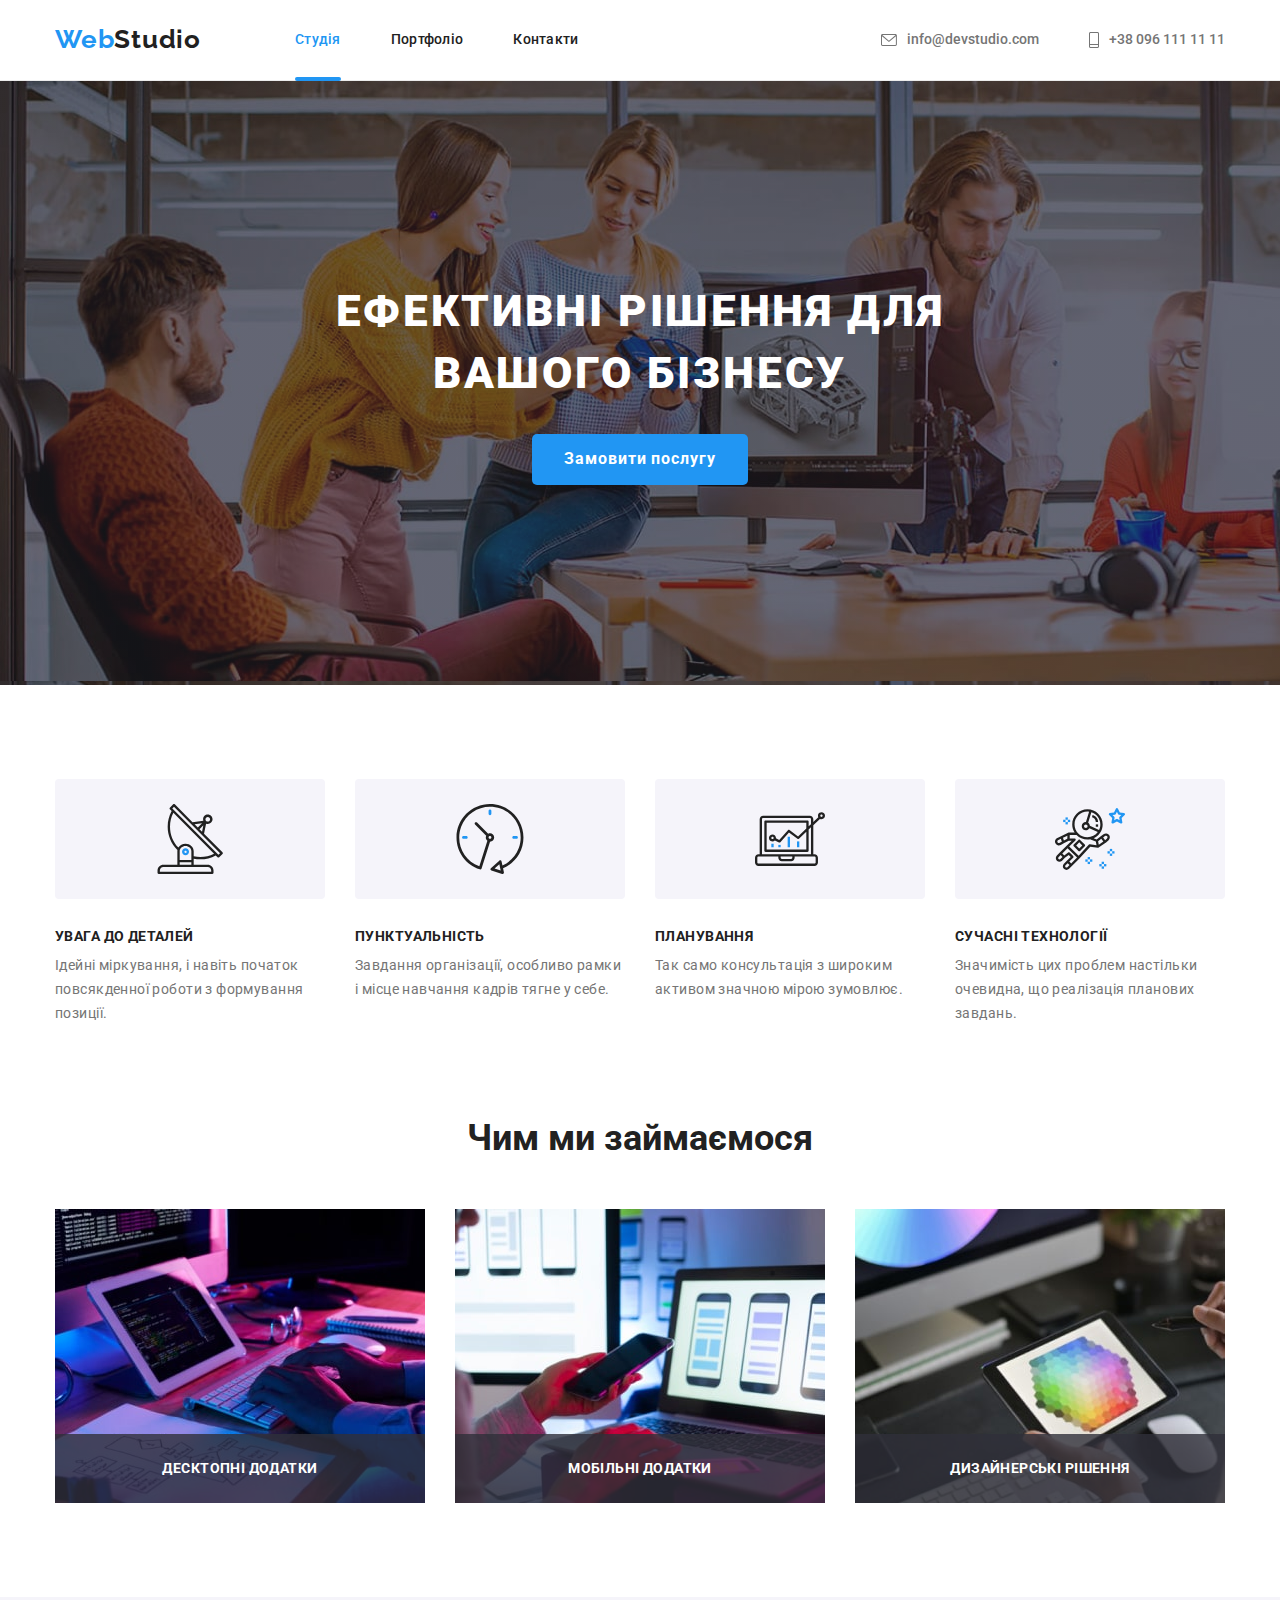
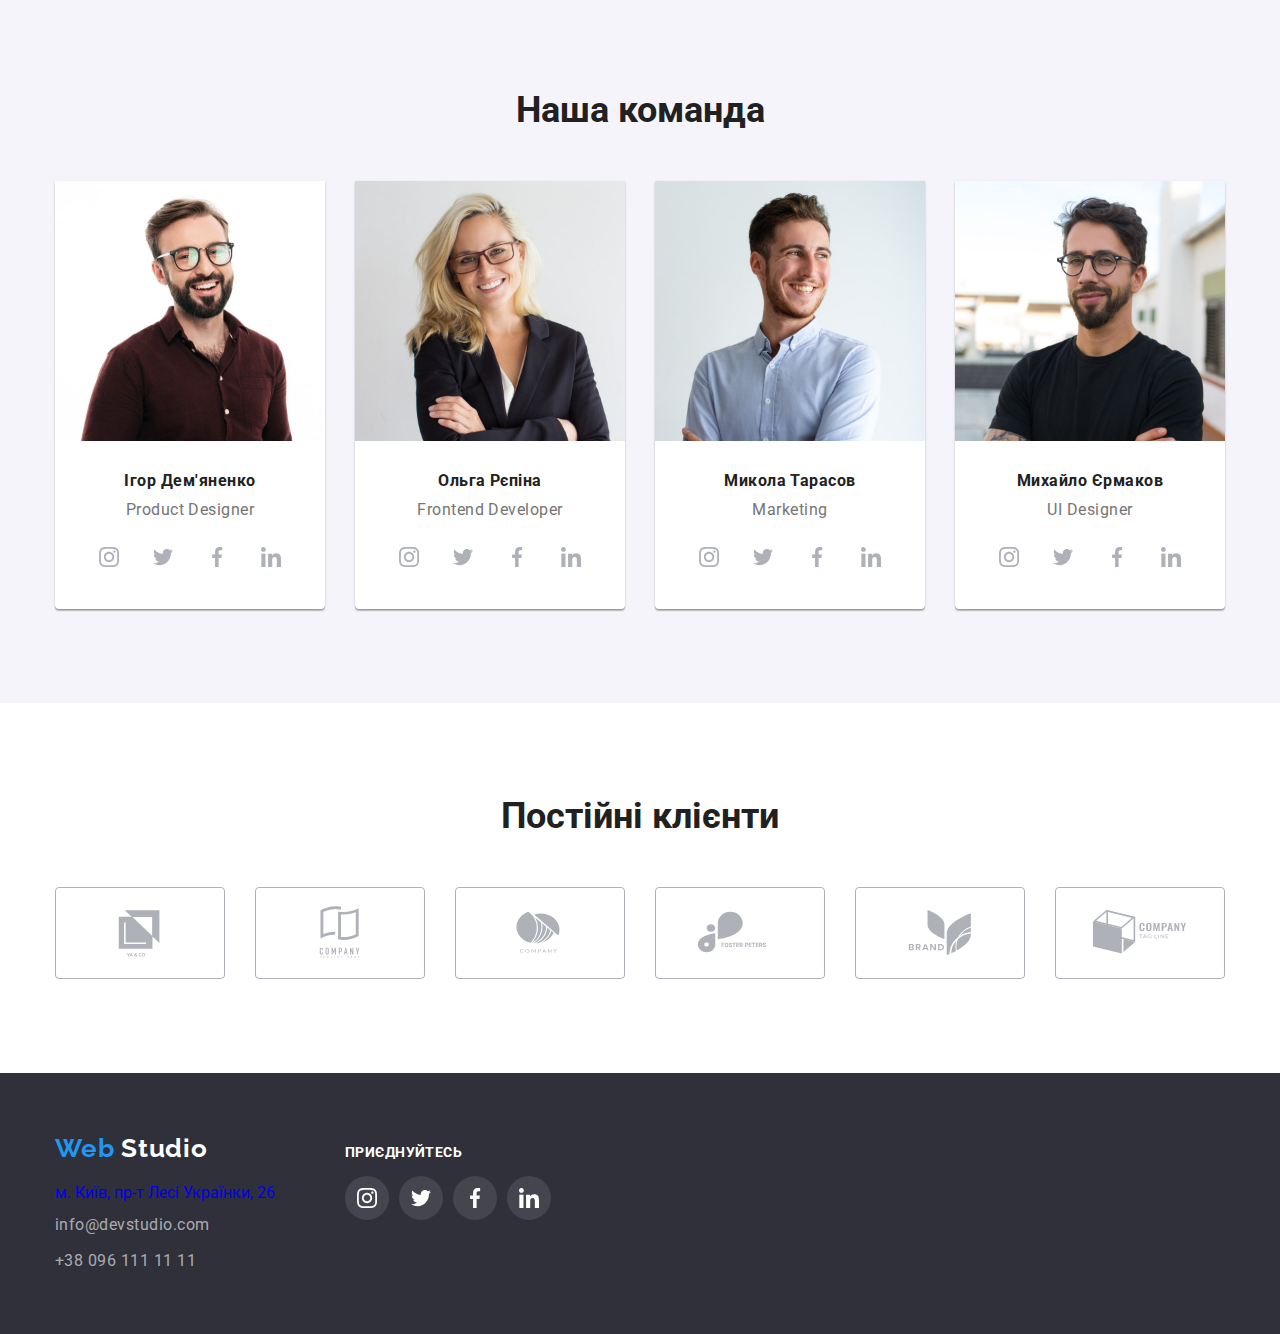
<file: index.html>
<!DOCTYPE html>
<html lang="uk">
  <head>
    <meta charset="UTF-8" />
    <meta http-equiv="X-UA-Compatible" content="IE=edge" />
    <meta name="viewport" content="width=device-width, initial-scale=1.0" />
    <link
      rel="stylesheet"
      href="https://cdn.jsdelivr.net/npm/modern-normalize@1.1.0/modern-normalize.min.css"
    />
    <link href="css/styles.css" rel="stylesheet" />
    <link href="https://fonts.googleapis.com" rel="preconnect" />
    <link href="https://fonts.gstatic.com" rel="preconnect" crossorigin />
    <link
      href="https://fonts.googleapis.com/css2?family=Raleway:wght@700&family=Roboto:wght@400;500;700;900&display=swap"
      rel="stylesheet"
    />
    <title>studio</title>
  </head>

  <body>
    <!--Шапка навігації-->
    <header class="header">
      <div class="container nav-container">
        <nav class="main-nav">
          <a class="logo" href="./"><span class="logo-text">Web</span>Studio</a>

          <ul class="head-list">
            <li class="nav-items">
              <a href="#" class="link-site active">Студія</a>
            </li>
            <li class="nav-items">
              <a href="./potfolio.html" class="link-site">Портфоліо</a>
            </li>
            <li class="nav-items">
              <a href="#" class="link-site">Контакти</a>
            </li>
          </ul>
        </nav>

        <ul class="tell-list">
          <li class="nav-items">
            <a href="mailto:info@devstudio.com" class="link-contact">
              <svg class="header-icon" width="16" height="12">
                <use href="./imeges/icons.svg/symbol-defs.svg#icon-mail"></use>
              </svg>
              info@devstudio.com</a
            >
          </li>
          <li class="nav-items">
            <a href="tell:+380961111111" class="link-contact">
              <svg class="header-icon" width="10" height="16">
                <use href="./imeges/icons.svg/symbol-defs.svg#icon-tell"></use>
              </svg>
              +38 096 111 11 11</a
            >
          </li>
        </ul>
      </div>
    </header>

    <!--Головний блок-->
    <main>
      <section class="main-section">
        <div class="main-conteiner">
          <h1 class="main-title">Ефективні рішення для вашого бізнесу</h1>
          <button class="button-main" data-modal-open type="button">
            Замовити послугу
          </button>
        </div>
      </section>

      <!--Переваги-->

      <section class="advantage-section">
        <h2 class="visually-hidden">Наші Переваги</h2>
        <div class="container">
          <ul class="advantage-list">
            <li class="advantage-items">
              <div class="advantage-container">
                <svg class="advantage-icon">
                  <use
                    href="./imeges/icons.svg/symbol-defs.svg#icon-antenna"
                  ></use>
                </svg>
              </div>

              <h3 class="advantage">УВАГА ДО ДЕТАЛЕЙ</h3>
              <p class="advantage-text">
                Ідейні міркування, і навіть початок повсякденної роботи з
                формування позиції.
              </p>
            </li>
            <li class="advantage-items">
              <div class="advantage-container">
                <svg class="advantage-icon">
                  <use
                    href="./imeges/icons.svg/symbol-defs.svg#icon-clock"
                  ></use>
                </svg>
              </div>
              <h3 class="advantage">ПУНКТУАЛЬНІСТЬ</h3>
              <p class="advantage-text">
                Завдання організації, особливо рамки і місце навчання кадрів
                тягне у себе.
              </p>
            </li>
            <li class="advantage-items">
              <div class="advantage-container">
                <svg class="advantage-icon">
                  <use
                    href="./imeges/icons.svg/symbol-defs.svg#icon-diagram"
                  ></use>
                </svg>
              </div>
              <h3 class="advantage">ПЛАНУВАННЯ</h3>
              <p class="advantage-text">
                Так само консультація з широким активом значною мірою зумовлює.
              </p>
            </li>
            <li class="advantage-items">
              <div class="advantage-container">
                <svg class="advantage-icon">
                  <use
                    href="./imeges/icons.svg/symbol-defs.svg#icon-astronaut"
                  ></use>
                </svg>
              </div>
              <h3 class="advantage">СУЧАСНІ ТЕХНОЛОГІЇ</h3>
              <p class="advantage-text">
                Значимість цих проблем настільки очевидна, що реалізація
                планових завдань.
              </p>
            </li>
          </ul>
        </div>
      </section>

      <!--Чим ми займаємося-->

      <section class="work-section">
        <div class="container">
          <h2 class="work-title">Чим ми займаємося</h2>
          <ul class="work-list">
            <li class="work-items">
              <img
                src="imeges/img-min.jpg"
                alt="Руки печатают на клавіатурі"
                width="370"
              />
              <h3 class="work-subtitle">ДЕСКТОПНІ ДОДАТКИ</h3>
            </li>
            <li class="work-items">
              <img
                src="imeges/img(1)-min.jpg"
                alt="Руки печатают на планшету"
                width="370"
              />
              <h3 class="work-subtitle">МОБІЛЬНІ ДОДАТКИ</h3>
            </li>
            <li class="work-items">
              <img
                src="imeges/img(2)-min.jpg"
                alt="Руки печатают на планшеті"
                width="370"
              />
              <h3 class="work-subtitle">ДИЗАЙНЕРСЬКІ РІШЕННЯ</h3>
            </li>
          </ul>
        </div>
      </section>

      <!--Наша команда-->

      <section class="team-section">
        <div class="container">
          <h2 class="team-title">Наша команда</h2>
          <ul class="team-list">
            <li class="work-card">
              <img
                src="imeges/img(3)-min.jpg"
                alt="Ігор Дем'яненко"
                width="270"
              />
              <div class="name-container">
                <h3 class="name">Ігор Дем'яненко</h3>
                <p class="name-work" lang="en">Product Designer</p>
                <ul class="cotiale-list">
                  <li class="cotiale-card">
                    <a class="cotiale-link" href="#">
                      <svg class="cotiale-icon" width="20" height="20">
                        <use
                          href="./imeges/icons.svg/symbol-defs.svg#icon-instagram"
                        ></use>
                      </svg>
                    </a>
                  </li>
                  <li class="cotiale-card">
                    <a class="cotiale-link" href="#">
                      <svg class="cotiale-icon" width="20" height="20">
                        <use
                          href="./imeges/icons.svg/symbol-defs.svg#icon-twitter"
                        ></use>
                      </svg>
                    </a>
                  </li>
                  <li class="cotiale-card">
                    <a class="cotiale-link" href="#">
                      <svg class="cotiale-icon" width="20" height="20">
                        <use
                          href="./imeges/icons.svg/symbol-defs.svg#icon-facebook"
                        ></use>
                      </svg>
                    </a>
                  </li>
                  <li class="cotiale-card">
                    <a class="cotiale-link" href="#">
                      <svg class="cotiale-icon" width="20" height="20">
                        <use
                          href="./imeges/icons.svg/symbol-defs.svg#icon-linkedin"
                        ></use>
                      </svg>
                    </a>
                  </li>
                </ul>
              </div>
            </li>
            <li class="work-card">
              <img src="imeges/img(4)-min.jpg" alt="Ольга Рєпіна" width="270" />
              <div class="name-container">
                <h3 class="name">Ольга Рєпіна</h3>
                <p class="name-work" lang="en">Frontend Developer</p>
                <ul class="cotiale-list">
                  <li class="cotiale-card">
                    <a class="cotiale-link" href="#">
                      <svg class="cotiale-icon" width="20" height="20">
                        <use
                          href="./imeges/icons.svg/symbol-defs.svg#icon-instagram"
                        ></use>
                      </svg>
                    </a>
                  </li>
                  <li class="cotiale-card">
                    <a class="cotiale-link" href="#">
                      <svg class="cotiale-icon" width="20" height="20">
                        <use
                          href="./imeges/icons.svg/symbol-defs.svg#icon-twitter"
                        ></use>
                      </svg>
                    </a>
                  </li>
                  <li class="cotiale-card">
                    <a class="cotiale-link" href="#">
                      <svg class="cotiale-icon" width="20" height="20">
                        <use
                          href="./imeges/icons.svg/symbol-defs.svg#icon-facebook"
                        ></use>
                      </svg>
                    </a>
                  </li>
                  <li class="cotiale-card">
                    <a class="cotiale-link" href="#">
                      <svg class="cotiale-icon" width="20" height="20">
                        <use
                          href="./imeges/icons.svg/symbol-defs.svg#icon-linkedin"
                        ></use>
                      </svg>
                    </a>
                  </li>
                </ul>
              </div>
            </li>
            <li class="work-card">
              <img
                src="imeges/img(5)-min.jpg"
                alt="Микола Тарасов"
                width="270"
              />
              <div class="name-container">
                <h3 class="name">Микола Тарасов</h3>
                <p class="name-work" lang="en">Marketing</p>
                <ul class="cotiale-list">
                  <li class="cotiale-card">
                    <a class="cotiale-link" href="#">
                      <svg class="cotiale-icon" width="20" height="20">
                        <use
                          href="./imeges/icons.svg/symbol-defs.svg#icon-instagram"
                        ></use>
                      </svg>
                    </a>
                  </li>
                  <li class="cotiale-card">
                    <a class="cotiale-link" href="#">
                      <svg class="cotiale-icon" width="20" height="20">
                        <use
                          href="./imeges/icons.svg/symbol-defs.svg#icon-twitter"
                        ></use>
                      </svg>
                    </a>
                  </li>
                  <li class="cotiale-card">
                    <a class="cotiale-link" href="#">
                      <svg class="cotiale-icon" width="20" height="20">
                        <use
                          href="./imeges/icons.svg/symbol-defs.svg#icon-facebook"
                        ></use>
                      </svg>
                    </a>
                  </li>
                  <li class="cotiale-card">
                    <a class="cotiale-link" href="#">
                      <svg class="cotiale-icon" width="20" height="20">
                        <use
                          href="./imeges/icons.svg/symbol-defs.svg#icon-linkedin"
                        ></use>
                      </svg>
                    </a>
                  </li>
                </ul>
              </div>
            </li>
            <li class="work-card">
              <img
                src="imeges/img(6)-min.jpg"
                alt="Михайло Єрмаков"
                width="270"
              />
              <div class="name-container">
                <h3 class="name">Михайло Єрмаков</h3>
                <p class="name-work" lang="en">UI Designer</p>
                <ul class="cotiale-list">
                  <li class="cotiale-card">
                    <a class="cotiale-link" href="#">
                      <svg class="cotiale-icon" width="20" height="20">
                        <use
                          href="./imeges/icons.svg/symbol-defs.svg#icon-instagram"
                        ></use>
                      </svg>
                    </a>
                  </li>
                  <li class="cotiale-card">
                    <a class="cotiale-link" href="#">
                      <svg class="cotiale-icon" width="20" height="20">
                        <use
                          href="./imeges/icons.svg/symbol-defs.svg#icon-twitter"
                        ></use>
                      </svg>
                    </a>
                  </li>
                  <li class="cotiale-card">
                    <a class="cotiale-link" href="#">
                      <svg class="cotiale-icon" width="20" height="20">
                        <use
                          href="./imeges/icons.svg/symbol-defs.svg#icon-facebook"
                        ></use>
                      </svg>
                    </a>
                  </li>
                  <li class="cotiale-card">
                    <a class="cotiale-link" href="#">
                      <svg class="cotiale-icon" width="20" height="20">
                        <use
                          href="./imeges/icons.svg/symbol-defs.svg#icon-linkedin"
                        ></use>
                      </svg>
                    </a>
                  </li>
                </ul>
              </div>
            </li>
          </ul>
        </div>
      </section>
      <!--Постійні клієнти-->
      <section class="clients-section">
        <div class="container">
          <h2 class="team-title">Постійні клієнти</h2>
          <ul class="clients-list">
            <li class="clients-company">
              <a class="clients-link" href="#">
                <svg class="clients-icon">
                  <use
                    href="./imeges/icons.svg/symbol-defs.svg#icon-Logo"
                  ></use>
                </svg>
              </a>
            </li>
            <li class="clients-company">
              <a class="clients-link" href="#">
                <svg class="clients-icon">
                  <use
                    href="./imeges/icons.svg/symbol-defs.svg#icon-Logo-1"
                  ></use>
                </svg>
              </a>
            </li>
            <li class="clients-company">
              <a class="clients-link" href="#">
                <svg class="clients-icon">
                  <use
                    href="./imeges/icons.svg/symbol-defs.svg#icon-Logo-2"
                  ></use>
                </svg>
              </a>
            </li>
            <li class="clients-company">
              <a class="clients-link" href="#">
                <svg class="clients-icon">
                  <use
                    href="./imeges/icons.svg/symbol-defs.svg#icon-Logo-3"
                  ></use>
                </svg>
              </a>
            </li>
            <li class="clients-company">
              <a class="clients-link" href="#">
                <svg class="clients-icon">
                  <use
                    href="./imeges/icons.svg/symbol-defs.svg#icon-Logo-4"
                  ></use>
                </svg>
              </a>
            </li>
            <li class="clients-company">
              <a class="clients-link" href="#">
                <svg class="clients-icon">
                  <use
                    href="./imeges/icons.svg/symbol-defs.svg#icon-Logo-5"
                  ></use>
                </svg>
              </a>
            </li>
          </ul>
        </div>
      </section>
    </main>
    <!--Футер-->
    <footer class="footer">
      <div class="container addres-container">
        <div>
          <h2 class="logo-footer"><span class="logo-text">Web</span> Studio</h2>
          <address class="address-footer">
            <ul class="footer-list">
              <li class="footer-address">
                <a
                  class="adress-title"
                  href="https://www.google.com.ua/maps/place/%D0%B1%D1%83%D0%BB%D1%8C%D0%B2%D0%B0%D1%80+%D0%9B%D0%B5%D1%81%D1%96+%D0%A3%D0%BA%D1%80%D0%B0%D1%97%D0%BD%D0%BA%D0%B8,+26,+%D0%9A%D0%B8%D1%97%D0%B2,+02000/@50.4265841,30.5358109,17z/data=!3m1!4b1!4m5!3m4!1s0x40d4cf0e033ecbe9:0x57a4dffefec77da0!8m2!3d50.4265807!4d30.5383858?hl=uk"
                  target="_blank"
                  >м. Київ, пр-т Лесі Українки, 26</a
                >
              </li>
              <li class="footer-mail">
                <a href="mailto:info@devstudio.com" class="foter-link-contact"
                  >info@devstudio.com</a
                >
              </li>
              <li class="footer-tell">
                <a href="tell:+380961111111" class="foter-link-contact"
                  >+38 096 111 11 11</a
                >
              </li>
            </ul>
          </address>
        </div>

        <div class="cotiale-footer-container">
          <p class="footer-connect">ПРИЄДНУЙТЕСЬ</p>
          <ul class="cotiale-footer-list">
            <li class="cotiale-footer-card">
              <a class="cotiale-footer-link" href="#">
                <svg class="cotiale-footer-icon" width="20" height="20">
                  <use
                    href="./imeges/icons.svg/symbol-defs.svg#icon-instagram"
                  ></use>
                </svg>
              </a>
            </li>
            <li class="cotiale-footer-card">
              <a class="cotiale-footer-link" href="#">
                <svg class="cotiale-footer-icon" width="20" height="20">
                  <use
                    href="./imeges/icons.svg/symbol-defs.svg#icon-twitter"
                  ></use>
                </svg>
              </a>
            </li>
            <li class="cotiale-footer-card">
              <a class="cotiale-footer-link" href="#">
                <svg class="cotiale-footer-icon" width="20" height="20">
                  <use
                    href="./imeges/icons.svg/symbol-defs.svg#icon-facebook"
                  ></use>
                </svg>
              </a>
            </li>
            <li class="cotiale-footer-card">
              <a class="cotiale-footer-link" href="#">
                <svg class="cotiale-footer-icon" width="20" height="20">
                  <use
                    href="./imeges/icons.svg/symbol-defs.svg#icon-linkedin"
                  ></use>
                </svg>
              </a>
            </li>
          </ul>
        </div>
      </div>
    </footer>
    <div class="backdrop is-hidden" data-modal>
      <div class="modal">
        <button class="modal-button" type="button" data-modal-close>
          <svg class="modal-icon" width="11" height="11">
            <use href="./imeges/icons.svg/symbol-defs.svg#icon-modal"></use>
          </svg>
        </button>
      </div>
    </div>
    <script src="./js/index.js"></script>
  </body>
</html>
</file>
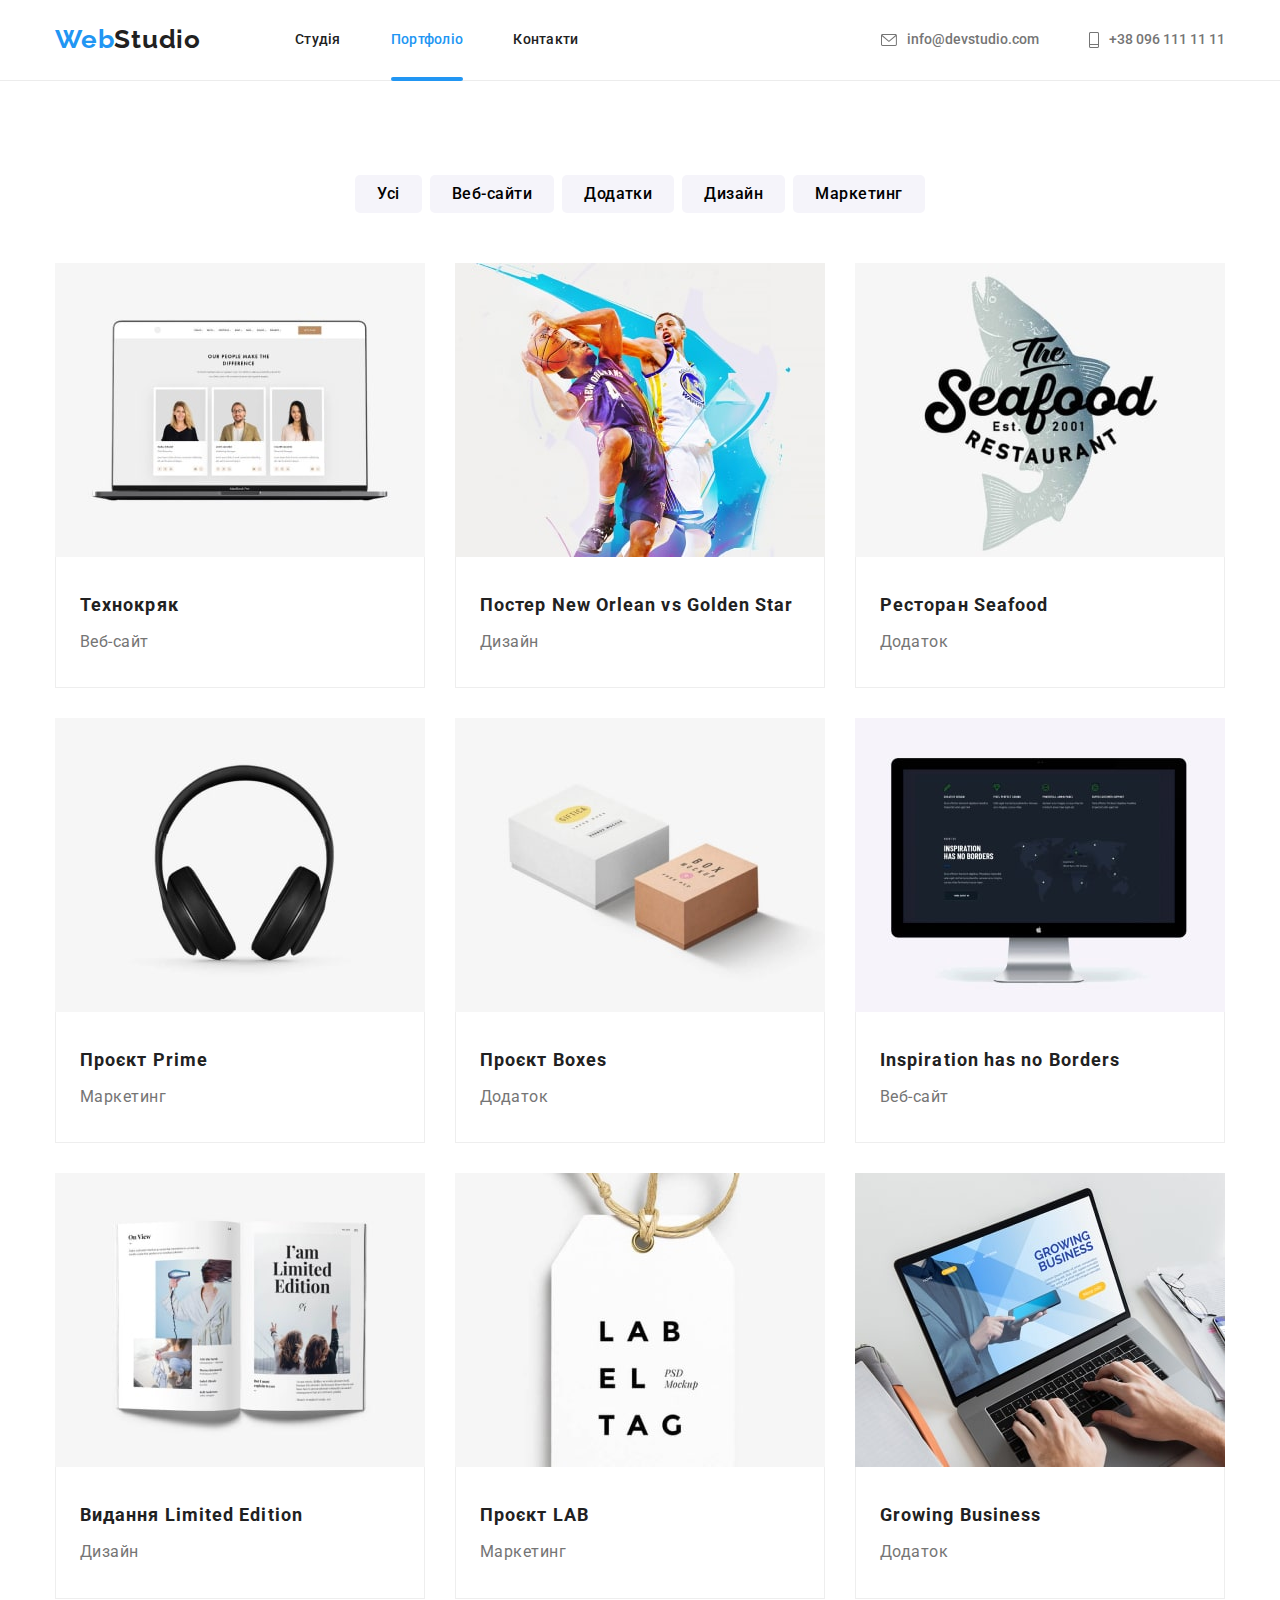
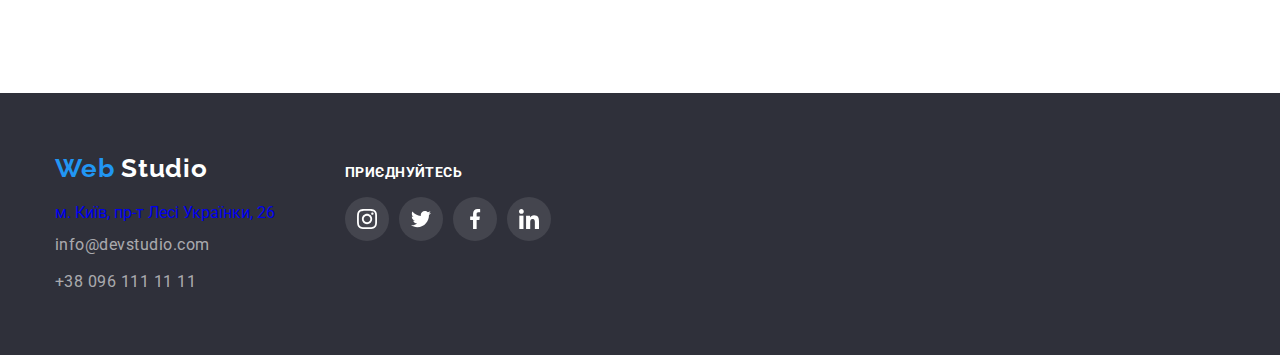
<file: potfolio.html>
<!DOCTYPE html>
<html lang="uk">
  <head>
    <meta charset="UTF-8" />
    <meta http-equiv="X-UA-Compatible" content="IE=edge" />
    <meta name="viewport" content="width=device-width, initial-scale=1.0" />
    <link
      rel="stylesheet"
      href="https://cdn.jsdelivr.net/npm/modern-normalize@1.1.0/modern-normalize.min.css"
    />
    <link href="css/styles.css" rel="stylesheet" />
    <link href="https://fonts.googleapis.com" rel="preconnect" />
    <link href="https://fonts.gstatic.com" rel="preconnect" crossorigin />
    <link
      href="https://fonts.googleapis.com/css2?family=Raleway:wght@700&family=Roboto:wght@400;500;700;900&display=swap"
      rel="stylesheet"
    />
    <title>portfolio</title>
  </head>

  <body>
    <!--Шапка навігації-->
    <header class="header">
      <div class="container nav-container">
        <nav class="main-nav">
          <a class="logo" href="./"><span class="logo-text">Web</span>Studio</a>

          <ul class="head-list">
            <li class="nav-items">
              <a href="./index.html" class="link-site">Студія</a>
            </li>
            <li class="nav-items">
              <a href="#" class="link-site active">Портфоліо</a>
            </li>
            <li class="nav-items">
              <a href="#" class="link-site">Контакти</a>
            </li>
          </ul>
        </nav>

        <ul class="tell-list">
          <li class="nav-items">
            <a href="mailto:info@devstudio.com" class="link-contact">
              <svg class="header-icon" width="16" height="12">
                <use href="./imeges/icons.svg/symbol-defs.svg#icon-mail"></use>
              </svg>
              info@devstudio.com</a
            >
          </li>
          <li class="nav-items">
            <a href="tell:+380961111111" class="link-contact">
              <svg class="header-icon" width="10" height="16">
                <use href="./imeges/icons.svg/symbol-defs.svg#icon-tell"></use>
              </svg>
              +38 096 111 11 11</a
            >
          </li>
        </ul>
      </div>
    </header>
    <!--Головний блок-->
    <main>
      <section class="portfolio-section">
        <h1 class="visually-hidden">Приклади робіт</h1>
        <div class="container">
          <ul class="portfolio-nav">
            <li class="portfolio-list">
              <button class="button-portfolio" type="button">Усі</button>
            </li>
            <li class="portfolio-list">
              <button class="button-portfolio" type="button">Веб-сайти</button>
            </li>
            <li class="portfolio-list">
              <button class="button-portfolio" type="button">Додатки</button>
            </li>
            <li class="portfolio-list">
              <button class="button-portfolio" type="button">Дизайн</button>
            </li>
            <li class="portfolio-list">
              <button class="button-portfolio" type="button">Маркетинг</button>
            </li>
          </ul>
          <!--приклади-->
          <ul class="portfolio-example">
            <li class="portfolio-card">
              <a class="portfolio-link" href="#">
                <div class="portfolio-box">
                  <img src="imeges/img(7)-min.jpg" alt="" width="370" />
                  <div class="portfolio-overlay">
                    <p class="portfolio-overlay-text">
                      Ресурс пропонує комплексні пропозиції з різним рівнем
                      функціоналу та сервісів. Все це дозволить відвідувачу
                      отримати вичерпні відомості про компанію чи приватну
                      особу.
                    </p>
                  </div>
                </div>
                <div class="project-container">
                  <h2 class="projekt-portfolio">Технокряк</h2>
                  <p class="projekt-type">Веб-сайт</p>
                </div>
              </a>
            </li>
            <li class="portfolio-card">
              <a class="portfolio-link" href="#">
                <div class="portfolio-box">
                  <img src="imeges/img(8)-min.jpg" alt="" width="370" />
                  <div class="portfolio-overlay">
                    <p class="portfolio-overlay-text">
                      Ресурс пропонує комплексні пропозиції з різним рівнем
                      функціоналу та сервісів. Все це дозволить відвідувачу
                      отримати вичерпні відомості про компанію чи приватну
                      особу.
                    </p>
                  </div>
                </div>
                <div class="project-container">
                  <h2 class="projekt-portfolio">
                    Постер New Orlean vs Golden Star
                  </h2>
                  <p class="projekt-type">Дизайн</p>
                </div>
              </a>
            </li>
            <li class="portfolio-card">
              <a class="portfolio-link" href="#">
                <div class="portfolio-box">
                  <img src="imeges/img(9)-min.jpg" alt="" width="370" />
                  <div class="portfolio-overlay">
                    <p class="portfolio-overlay-text">
                      Ресурс пропонує комплексні пропозиції з різним рівнем
                      функціоналу та сервісів. Все це дозволить відвідувачу
                      отримати вичерпні відомості про компанію чи приватну
                      особу.
                    </p>
                  </div>
                </div>
                <div class="project-container">
                  <h2 class="projekt-portfolio">Ресторан Seafood</h2>
                  <p class="projekt-type">Додаток</p>
                </div>
              </a>
            </li>
            <li class="portfolio-card">
              <a class="portfolio-link" href="#">
                <div class="portfolio-box">
                  <img src="imeges/img(10)-min.jpg" alt="" width="370" />
                  <div class="portfolio-overlay">
                    <p class="portfolio-overlay-text">
                      Ресурс пропонує комплексні пропозиції з різним рівнем
                      функціоналу та сервісів. Все це дозволить відвідувачу
                      отримати вичерпні відомості про компанію чи приватну
                      особу.
                    </p>
                  </div>
                </div>
                <div class="project-container">
                  <h2 class="projekt-portfolio">Проєкт Prime</h2>
                  <p class="projekt-type">Маркетинг</p>
                </div>
              </a>
            </li>
            <li class="portfolio-card">
              <a class="portfolio-link" href="#">
                <div class="portfolio-box">
                  <img src="imeges/img(11)-min.jpg" alt="" width="370" />
                  <div class="portfolio-overlay">
                    <p class="portfolio-overlay-text">
                      Ресурс пропонує комплексні пропозиції з різним рівнем
                      функціоналу та сервісів. Все це дозволить відвідувачу
                      отримати вичерпні відомості про компанію чи приватну
                      особу.
                    </p>
                  </div>
                </div>
                <div class="project-container">
                  <h2 class="projekt-portfolio">Проєкт Boxes</h2>
                  <p class="projekt-type">Додаток</p>
                </div>
              </a>
            </li>
            <li class="portfolio-card">
              <a class="portfolio-link" href="#">
                <div class="portfolio-box">
                  <img src="imeges/img(12)-min.jpg" alt="" width="370" />
                  <div class="portfolio-overlay">
                    <p class="portfolio-overlay-text">
                      Ресурс пропонує комплексні пропозиції з різним рівнем
                      функціоналу та сервісів. Все це дозволить відвідувачу
                      отримати вичерпні відомості про компанію чи приватну
                      особу.
                    </p>
                  </div>
                </div>
                <div class="project-container">
                  <h2 class="projekt-portfolio">Inspiration has no Borders</h2>
                  <p class="projekt-type">Веб-сайт</p>
                </div>
              </a>
            </li>
            <li class="portfolio-card">
              <a class="portfolio-link" href="#">
                <div class="portfolio-box">
                  <img src="imeges/img(13)-min.jpg" alt="" width="370" />
                  <div class="portfolio-overlay">
                    <p class="portfolio-overlay-text">
                      Ресурс пропонує комплексні пропозиції з різним рівнем
                      функціоналу та сервісів. Все це дозволить відвідувачу
                      отримати вичерпні відомості про компанію чи приватну
                      особу.
                    </p>
                  </div>
                </div>
                <div class="project-container">
                  <h2 class="projekt-portfolio">Видання Limited Edition</h2>
                  <p class="projekt-type">Дизайн</p>
                </div>
              </a>
            </li>
            <li class="portfolio-card">
              <a class="portfolio-link" href="#">
                <div class="portfolio-box">
                  <img src="imeges/img(14)-min.jpg" alt="" width="370" />
                  <div class="portfolio-overlay">
                    <p class="portfolio-overlay-text">
                      Ресурс пропонує комплексні пропозиції з різним рівнем
                      функціоналу та сервісів. Все це дозволить відвідувачу
                      отримати вичерпні відомості про компанію чи приватну
                      особу.
                    </p>
                  </div>
                </div>
                <div class="project-container">
                  <h2 class="projekt-portfolio">Проєкт LAB</h2>
                  <p class="projekt-type">Маркетинг</p>
                </div>
              </a>
            </li>
            <li class="portfolio-card">
              <a class="portfolio-link" href="#">
                <div class="portfolio-box">
                  <img src="imeges/img(15)-min.jpg" alt="" width="370" />
                  <div class="portfolio-overlay">
                    <p class="portfolio-overlay-text">
                      Ресурс пропонує комплексні пропозиції з різним рівнем
                      функціоналу та сервісів. Все це дозволить відвідувачу
                      отримати вичерпні відомості про компанію чи приватну
                      особу.
                    </p>
                  </div>
                </div>
                <div class="project-container">
                  <h2 class="projekt-portfolio">Growing Business</h2>
                  <p class="projekt-type">Додаток</p>
                </div>
              </a>
            </li>
          </ul>
        </div>
      </section>
    </main>
    <!--Футер-->
    <footer class="footer">
      <div class="container addres-container">
        <div>
          <h2 class="logo-footer"><span class="logo-text">Web</span> Studio</h2>
          <address class="address-footer">
            <ul class="footer-list">
              <li class="footer-address">
                <a
                  class="adress-title"
                  href="https://www.google.com.ua/maps/place/%D0%B1%D1%83%D0%BB%D1%8C%D0%B2%D0%B0%D1%80+%D0%9B%D0%B5%D1%81%D1%96+%D0%A3%D0%BA%D1%80%D0%B0%D1%97%D0%BD%D0%BA%D0%B8,+26,+%D0%9A%D0%B8%D1%97%D0%B2,+02000/@50.4265841,30.5358109,17z/data=!3m1!4b1!4m5!3m4!1s0x40d4cf0e033ecbe9:0x57a4dffefec77da0!8m2!3d50.4265807!4d30.5383858?hl=uk"
                  target="_blank"
                  >м. Київ, пр-т Лесі Українки, 26</a
                >
              </li>
              <li class="footer-mail">
                <a href="mailto:info@devstudio.com" class="foter-link-contact"
                  >info@devstudio.com</a
                >
              </li>
              <li class="footer-tell">
                <a href="tell:+380961111111" class="foter-link-contact"
                  >+38 096 111 11 11</a
                >
              </li>
            </ul>
          </address>
        </div>

        <div class="cotiale-footer-container">
          <span class="footer-connect">ПРИЄДНУЙТЕСЬ</span>
          <ul class="cotiale-footer-list">
            <li class="cotiale-footer-card">
              <a class="cotiale-footer-link" href="">
                <svg class="cotiale-footer-icon" width="20" height="20">
                  <use
                    href="./imeges/icons.svg/symbol-defs.svg#icon-instagram"
                  ></use>
                </svg>
              </a>
            </li>
            <li class="cotiale-footer-card">
              <a class="cotiale-footer-link" href="">
                <svg class="cotiale-footer-icon" width="20" height="20">
                  <use
                    href="./imeges/icons.svg/symbol-defs.svg#icon-twitter"
                  ></use>
                </svg>
              </a>
            </li>
            <li class="cotiale-footer-card">
              <a class="cotiale-footer-link" href="">
                <svg class="cotiale-footer-icon" width="20" height="20">
                  <use
                    href="./imeges/icons.svg/symbol-defs.svg#icon-facebook"
                  ></use>
                </svg>
              </a>
            </li>
            <li class="cotiale-footer-card">
              <a class="cotiale-footer-link" href="">
                <svg class="cotiale-footer-icon" width="20" height="20">
                  <use
                    href="./imeges/icons.svg/symbol-defs.svg#icon-linkedin"
                  ></use>
                </svg>
              </a>
            </li>
          </ul>
        </div>
      </div>
    </footer>
  </body>
</html>
</file>
<file: css/styles.css>
:root{
    --primary-text-colour:#757575;
    --secondary-text-colour: #212121;
    --button-background-colour:#2196F3 ;
    --secondary-button-colour: #FFFFFF;
    --time-function: 250ms;
    --bezier-functiion: cubic-bezier(0.4, 0, 0.2, 1);

}

body {
    background-color: white;
    font-family: 'Roboto', sans-serif;
    color:var(--primary-text-colour);
}


ul{
list-style: none;
}

a{
    text-decoration: none;
}

.head-list,
.advantage-list,
.work-list,
.team-list,
.tell-list,
.footer-list,
.portfolio-nav,
.portfolio-example,
.clients-list,
.cotiale-list,
.cotiale-footer-list{
    padding: 0;
    margin: 0;
}

h1,
h2,
h3,
h4,
h5,
p,
ul{
    margin-top: 0;
    margin-bottom: 0;
}

button{
    margin-top: 0;
    margin-bottom: 0;
}

img{
    display: block;
}


/*=====================Хедер=========================*/

.container{
    margin-left: auto;
    margin-right: auto;
    width: 1200px;
    padding-left: 15px;
    padding-right: 15px;

}

.main-nav{
    display: flex;
}

.head-list,
.tell-list{
    display: flex;
}

.nav-container{
    display: flex;
}

.tell-list{
    margin-left: auto;
}

.head-list{
    margin-left: 94px;
    
}

.link-site,
.link-contact{
    display: block;
    padding-top: 32px;
    padding-bottom: 32px;
}

.nav-items:not(:last-child){
    margin-right: 50px;
}

.logo-text{
    color:var(--button-background-colour) ;
}

.logo{
    padding-top: 24px;
    padding-bottom: 24px;
    color: var(--secondary-text-colour);
    font-family: Raleway, sans-serif;
    font-style: normal;
    font-weight: 700;
    font-size: 26px;
    line-height: 1.2;
    letter-spacing: 0.03em;

}


.link-site{
    font-weight: 500;
    letter-spacing: 0.02em;
    color: var(--secondary-text-colour);
    
    font-size: 14px;
    line-height: 1.1;

    transition-duration: var(--time-function);
    transition-timing-function: var(--bezier-functiion);
    transition-property: color ;
    
}

.nav-items{
    position: relative;
}

.active {
    color: var(--button-background-colour);
}

.active::after{
    content: " ";
    display: block;
    position: absolute;
    height: 4px;
    width: 100%;
    background: #2196F3;
    border-radius: 2px;
    bottom: -1px;

    transition-duration: var(--time-function);
    transition-timing-function: var(--bezier-functiion);
    transition-property: color;
}

.link-site:hover,
.link-site:focus{
    color: var(--button-background-colour);
}

.link-contact{
    
    align-items: center;

    display: flex;
    font-size: 14px;
    line-height: 1.1;
    font-weight: 500;
    color: var(--primary-text-colour);

    transition-duration: var(--time-function);
    transition-timing-function: var(--bezier-functiion);
    transition-property: color;
}

.link-contact:hover,
.link-contact:focus{
    color: var(--button-background-colour);
}

.header{
    border-bottom: 1px solid #ECECEC;
}

.header-icon{
    fill: #757575;
    display: flex;
    margin-right: 10px;
}


.link-contact:hover .header-icon,
.link-contact:focus .header-icon {
    fill: currentColor
}

/*====================Головний блок==========================*/

.main-section{

    background-image: linear-gradient(to right,
    rgba(47, 48, 58, 0.4),
    rgba(47, 48, 58, 0.4)),
    url(../imeges/bcg-min.jpg);
    
    padding-top: 200px;
    padding-bottom: 200px;

    text-align: center;

    background-color: #2F303A;
    margin-left: auto;
    margin-right: auto;
    max-width: 1600px;
    
}


.main-title{
    margin-bottom: 30px;
    max-width: 700px;

    margin-left: auto;
    margin-right: auto;
    text-align: center;

    font-family: 'Roboto';
    font-weight: 900;
    font-size: 44px;
    line-height: 1.4;
    letter-spacing: 0.06em;
    text-transform: uppercase;
    color: var(--secondary-button-colour);
}



.button-main{
    
    padding-left: 32px;
    padding-right: 32px;
    padding-top: 10px;
    padding-bottom: 10px;

    font-weight: 700;
    
    line-height: 1.9;
    border: none;
    letter-spacing: 0.06em;
    background-color: var(--button-background-colour);
    cursor: pointer;
    border-radius: 5px ;
    color:var(--secondary-button-colour);

    transition-duration: var(--time-function);
    transition-timing-function: var(--bezier-functiion);
    transition-property: background-color ;
}


.button-main:hover,
.button-main:focus{
    background: #188CE8;
    box-shadow: 0px 4px 4px rgba(0, 0, 0, 0.15);
    border-radius: 4px;
}

/*======================Переваги=======================*/

.advantage-section{
    background-color: #FFFFFF;
    padding-top: 94px;
    padding-bottom: 94px;
}

.advantage{

    margin-bottom: 10px;
    
    color: var(--secondary-text-colour);
    letter-spacing: 0.03em;
    font-size: 14px;
    line-height: 1.1;
    text-transform: uppercase;
    
}

.advantage-text{
    
    font-size: 14px;
    line-height: 1.7;
    color: var(--primary-text-colour);
    letter-spacing: 0.03em;
}

.advantage-items{
    width: 270px;
}


.advantage-list{
    display: flex;
    gap: 30px ;
}


.advantage-container{
    margin-bottom: 30px;

    display: flex;
    height: 120px;
    background: #F5F4FA;
    border-radius: 4px;

    justify-content: center;
    align-items: center;
}

.advantage-icon {
    width: 70px;
    height: 70px;
    justify-content: center;
    align-items: center;

    fill: #212121;
}

/*=======================Чим ми займаємося=========================*/


.work-section{
    padding-top: 0;
    padding-bottom: 94px;

    
}


.work-title{
    margin-bottom: 50px;

    text-align: center;

    font-size: 36px;
    line-height: 1.1;
    color: var(--secondary-text-colour);
}

.work-list{
    display: flex;
    gap: 30px;
}

.work-items{
    position: relative;
}

.work-subtitle{
    text-align: center;
    padding-top: 27px;
    padding-bottom: 27px;

    font-weight: 700;
    font-size: 14px;
    line-height: 1.1;
    letter-spacing: 0.03em;
    color: #FFFFFF;

    position: absolute;
    width: 100%;
    background: rgba(47, 48, 58, 0.8);
    bottom: 0;

}


/*==========================Наша команда===============================*/

.work-card{

    width: 270px;

    border-radius: 0px 0px 4px 4px;
    box-shadow: 0px 1px 3px rgba(0, 0, 0, 0.12), 0px 1px 1px rgba(0, 0, 0, 0.14), 0px 2px 1px rgba(0, 0, 0, 0.2);
    background-color: #FFFFFF;
}

.name-container{

    padding-top: 30px;
    padding-bottom: 30px;
    padding-left: 32px;
    padding-right: 32px;
    
}



.team-section{
    padding-top: 94px;
    padding-bottom: 94px;
    text-align: center;
    background-color: #F5F4FA;
    
}

.team-title{
    margin-bottom: 50px;
    
    font-weight: 700;
    font-size: 36px;
    line-height: 1.1;
    color: var(--secondary-text-colour);
}
.name{
    
    font-size: 16px;
    line-height: 1.2;
    color: var(--secondary-text-colour);
    letter-spacing: 0.03em;
}
.name-work{
    margin-top: 10px;

    font-size: 16px;
    line-height: 1.2;
    color: var(--primary-text-colour);
    letter-spacing: 0.03em;
}

.team-list{
    display: flex;
    gap: 30px;
}

.cotiale-link{
   
    display: flex;
    justify-content: center;
    align-items: center;
    width: 44px;
    height: 44px;
    border-radius: 50%;
    background-color: var(--secondary-button-colour);

    transition-duration: var(--time-function);
    transition-timing-function: var(--bezier-functiion);
    transition-property: background-color;
}


.cotiale-link:hover,
.cotiale-link:focus{
    background-color: var(--button-background-colour);
}

.cotiale-icon{
    fill: #AFB1B8;

    transition-duration: var(--time-function);
    transition-timing-function: var(--bezier-functiion);
    transition-property: fill;
}

.cotiale-link:hover .cotiale-icon,
.cotiale-link:focus .cotiale-icon{
    fill: #EEEEEE;
}


.cotiale-list {
    margin-top: 16px;
    gap: 10px;

    display: flex;
}

/*=================Постійні клієнти=========================*/
.clients-section{
    padding-top: 94px;
    padding-bottom: 94px;
    text-align: center;
}

.clients-icon{
    width: 106px;
    height: 60px;
    fill: #AFB1B8;

    transition-duration: var(--time-function);
    transition-timing-function: var(--bezier-functiion);
    transition-duration: fill;
}

.clients-list{
    display: flex;
    gap: 30px;
}

.clients-link{
    align-items: center;
    justify-content: center;

    outline: transparent;
    display: flex;    
    border: 1px solid #AFB1B8;
    border-radius: 4px;
    width: 170px;
    height: 92px;

    transition-duration: var(--time-function);
    transition-timing-function: var(--bezier-functiion);
    transition-duration: border;
}

.clients-link:hover,
.clients-link:focus{
    border: 1px solid var(--button-background-colour);
}

.clients-link:hover .clients-icon,
.clients-link:focus .clients-icon{
fill: var(--button-background-colour);
}



/*=======================Футер============================*/

.footer {
    padding-top: 60px;
    padding-bottom: 60px;

    background-color: #2F303A;
}

.logo-footer{
    margin-bottom: 20px;
    
    display: block;
    font-family: 'Raleway', sans-serif;
    color: var(--secondary-button-colour);
    font-weight: 700;
    font-size: 26px;
    line-height: 1.2;
    letter-spacing: 0.03em;
}

.address-footer{
    font-style: normal;
   
}



.address-title{   
    font-size: 14px;
    line-height:1.7;
    color: var(--secondary-button-colour);

    transition-duration: var(--time-function);
    transition-timing-function: var(--bezier-functiion);
    transition-duration: color;

}
.adress-title:hover,
.adress-title:focus{
    color: var(--button-background-colour);
}

.adress-title:visited{
    color: #FFFFFF;
}


.foter-link-contact{
    line-height: 1.7;
    letter-spacing: 0.03em;
    color: rgba(255, 255, 255, 0.6);

    transition-duration: var(--time-function);
    transition-timing-function: var(--bezier-functiion);
    transition-duration: color;
}

.foter-link-contact:hover,
.foter-link-contact:focus{
    color: #2196F3;
}

.footer-address {
    margin-bottom: 9px;
}

.footer-mail {
    margin-bottom: 9px;
}
 
/*==============  футер соц. сети =================*/

.cotiale-footer-list {
    margin-top: 16px;
    gap: 10px;

    display: flex;
}


.cotiale-footer-link{
    display: flex;
    justify-content: center;
    align-items: center;
    width: 44px;
    height: 44px;
    border-radius: 50%;
    background: rgba(255, 255, 255, 0.1);

    transition-duration: var(--time-function);
    transition-timing-function: var(--bezier-functiion);
    transition-property: background-color;
    
}


.cotiale-footer-link:hover,
.cotiale-footer-link:focus {
    background-color: var(--button-background-colour);
}

.cotiale-footer-icon:hover,
.cotiale-footer-icon:focus{
    fill: white;
}

.addres-container{
    display: flex;
  align-items: baseline;
}

.cotiale-footer-container{
    
    display: block;
    margin-left: 70px;
}

.footer-connect{
    
    font-style: normal;
    font-weight: 700;
    font-weight: 700;
    font-size: 14px;
    line-height: 1.1;
    letter-spacing: 0.03em;
    color: #FFFFFF;
}

.cotiale-footer-icon{
    fill: #FFFFFF;
}

/* ======================Портфоліо=================================*/

.visually-hidden {
    position: absolute;
    width: 1px;
    height: 1px;
    margin: -1px;
    border: 0;
    padding: 0;

    white-space: nowrap;
    clip-path: inset(100%);
    clip: rect(0 0 0 0);
    overflow: hidden;
}

.portfolio-section {
    padding-top: 94px;
    padding-bottom: 94px;

}

.portfolio-nav {
    margin-bottom: 50px;

    display: flex;
    justify-content: center;
}

.portfolio-list:not(:last-child) {
    margin-right: 8px;
}

.button-portfolio {
    padding-left: 22px;
    padding-right: 22px;
    padding-top: 6px;
    padding-bottom: 6px;
    border: none;
    background-color: #F5F4FA;
    font-family: inherit;
    font-weight: 500;
    border-radius: 5px;
    font-size: 16px;
    line-height: 1.6;
    text-align: center;
    cursor: pointer;
    letter-spacing: 0.03em;

    transition-duration: var(--time-function);
    transition-timing-function: var(--bezier-functiion);
    transition-property: background-color, color, box-shadow ;

}

.button-portfolio:hover {
    background-color: var(--button-background-colour);
    color: var(--secondary-button-colour);
    box-shadow: 0px 3px 1px rgba(0, 0, 0, 0.1), 0px 1px 2px rgba(0, 0, 0, 0.08), 0px 2px 2px rgba(0, 0, 0, 0.12);
    border-radius: 4px;

}

.button-portfolio:focus {
    background-color: var(--button-background-colour);
    color: var(--secondary-button-colour);
    box-shadow: 0px 3px 1px rgba(0, 0, 0, 0.1), 0px 1px 2px rgba(0, 0, 0, 0.08), 0px 2px 2px rgba(0, 0, 0, 0.12);
    border-radius: 4px;
}

.projekt-portfolio {
    margin-bottom: 4px;

    font-size: 18px;
    line-height: 2;
    letter-spacing: 0.06em;
    color: var(--secondary-text-colour);
}

.projekt-type {
    line-height: 1.9;
    letter-spacing: 0.03em;
    color: var(--primary-text-colour);
}

.project-container {
    padding-top: 30px;
    padding-bottom: 30px;
    padding-left: 24px;
    padding-right: 24px;

    border-bottom: 1px solid #EEEEEE;
    border-left: 1px solid #EEEEEE;
    border-right: 1px solid #EEEEEE;
}

.portfolio-example {

    gap: 30px;
    display: flex;
    flex-wrap: wrap;
}

.portfolio-card {

    width: 370px;
}

.portfolio-link {
    outline: transparent;
    display: block;
}

.portfolio-link:hover,
.portfolio-link:focus {
    box-shadow: 0px 1px 1px rgba(0, 0, 0, 0.12), 0px 4px 4px rgba(0, 0, 0, 0.06), 1px 4px 6px rgba(0, 0, 0, 0.16);
}

.portfolio-card:nth-child(3n) {
    margin-right: 0;
}

/*======================== ПОРТФОЛИО ОВЕРЛЕЙ =========================*/

.portfolio-box {

    overflow: hidden;
    position: relative;
}

.portfolio-overlay {

    
    position: absolute;
    width: 100%;
    height: 100%;
    top: 0;
    left: 0;
    background: rgba(33, 150, 243, 0.9);

    transform: translateY(100%);
    transition: transform 250ms cubic-bezier(0.4, 0, 0.2, 1);
}

.portfolio-link:hover .portfolio-overlay,
.portfolio-link:focus .portfolio-overlay {
    transform: translateY(0);
}

.portfolio-overlay-text {

    display: inline-flex;

    padding-left: 24px;
    padding-right: 24px;
    padding-top: 63px;


    font-weight: 400;
    font-size: 18px;
    line-height: 28px;
    letter-spacing: 0.03em;
    color: #FFFFFF;
}


/*======================== MODAL ==================================*/

.backdrop{
    position: fixed;
    top: 0;
    left: 0;
    width: 100vw;
    height: 100vh;
    background: rgba(47, 48, 58, 0.4);

    opacity: 1;
    transition: opacity 250ms var(--bezier-functiion);
    
}

.modal{
    position: absolute;
    width: 528px;
    height: 581px;
    top: 50%;
    left: 50%;

    transform: translate(-50%, -50%) scale(1);
    transition: transform 250ms var(--bezier-functiion);

    background-color: #FFFFFF;
    box-shadow: 0px 1px 3px rgba(0, 0, 0, 0.12), 0px 1px 1px rgba(0, 0, 0, 0.14), 0px 2px 1px rgba(0, 0, 0, 0.2);
    border-radius: 4px;
}

.backdrop.is-hidden{
    opacity: 0;
    visibility: hidden;
    pointer-events: none;
}

.backdrop.is-hidden .modal{
    transform: translate(-50%, -50%) scale(0.8);
   
}

.modal-button{
    display: flex;
    margin-top: 8px;
    margin-left: 490px;

    cursor: pointer;

    padding: 10px 10px 10px 10px;

    border-radius: 50%;
    border: 1px solid rgba(0, 0, 0, 0.1);
    background-color: #FFFFFF;
}
</file>
